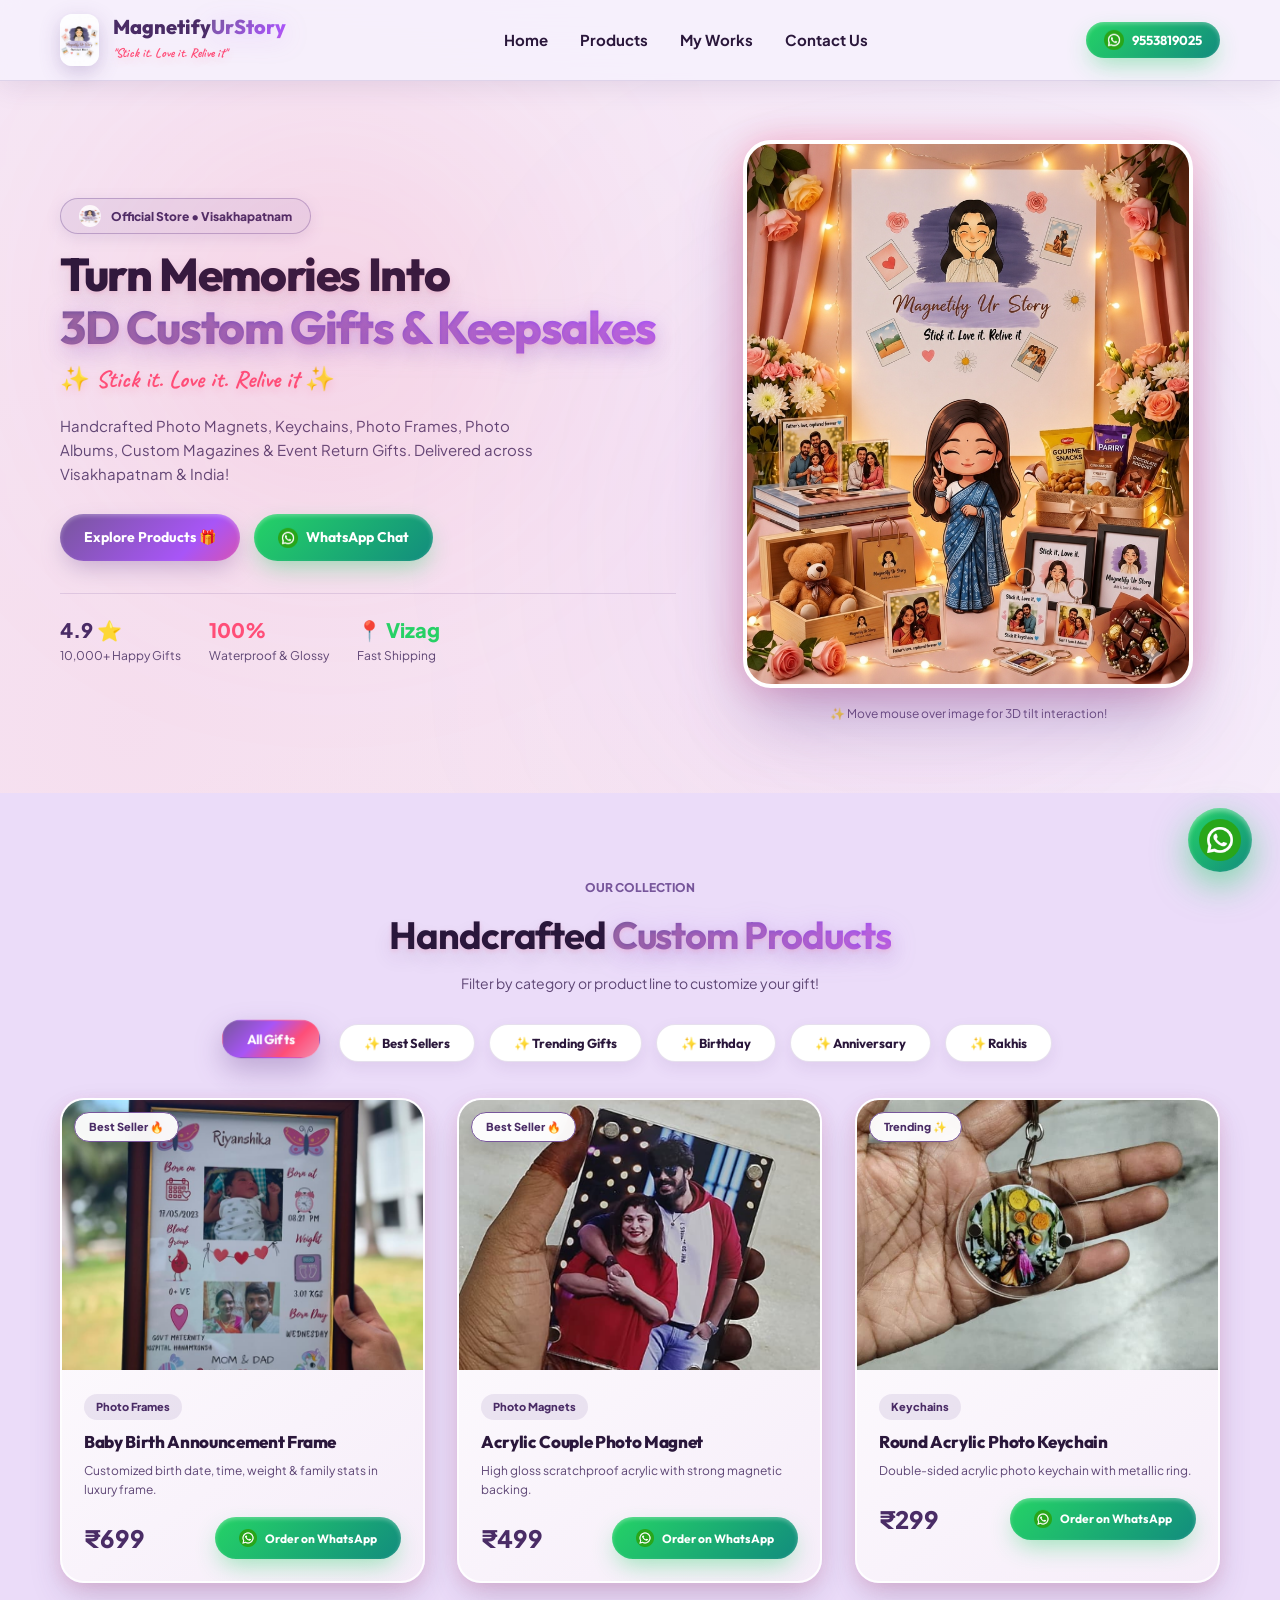
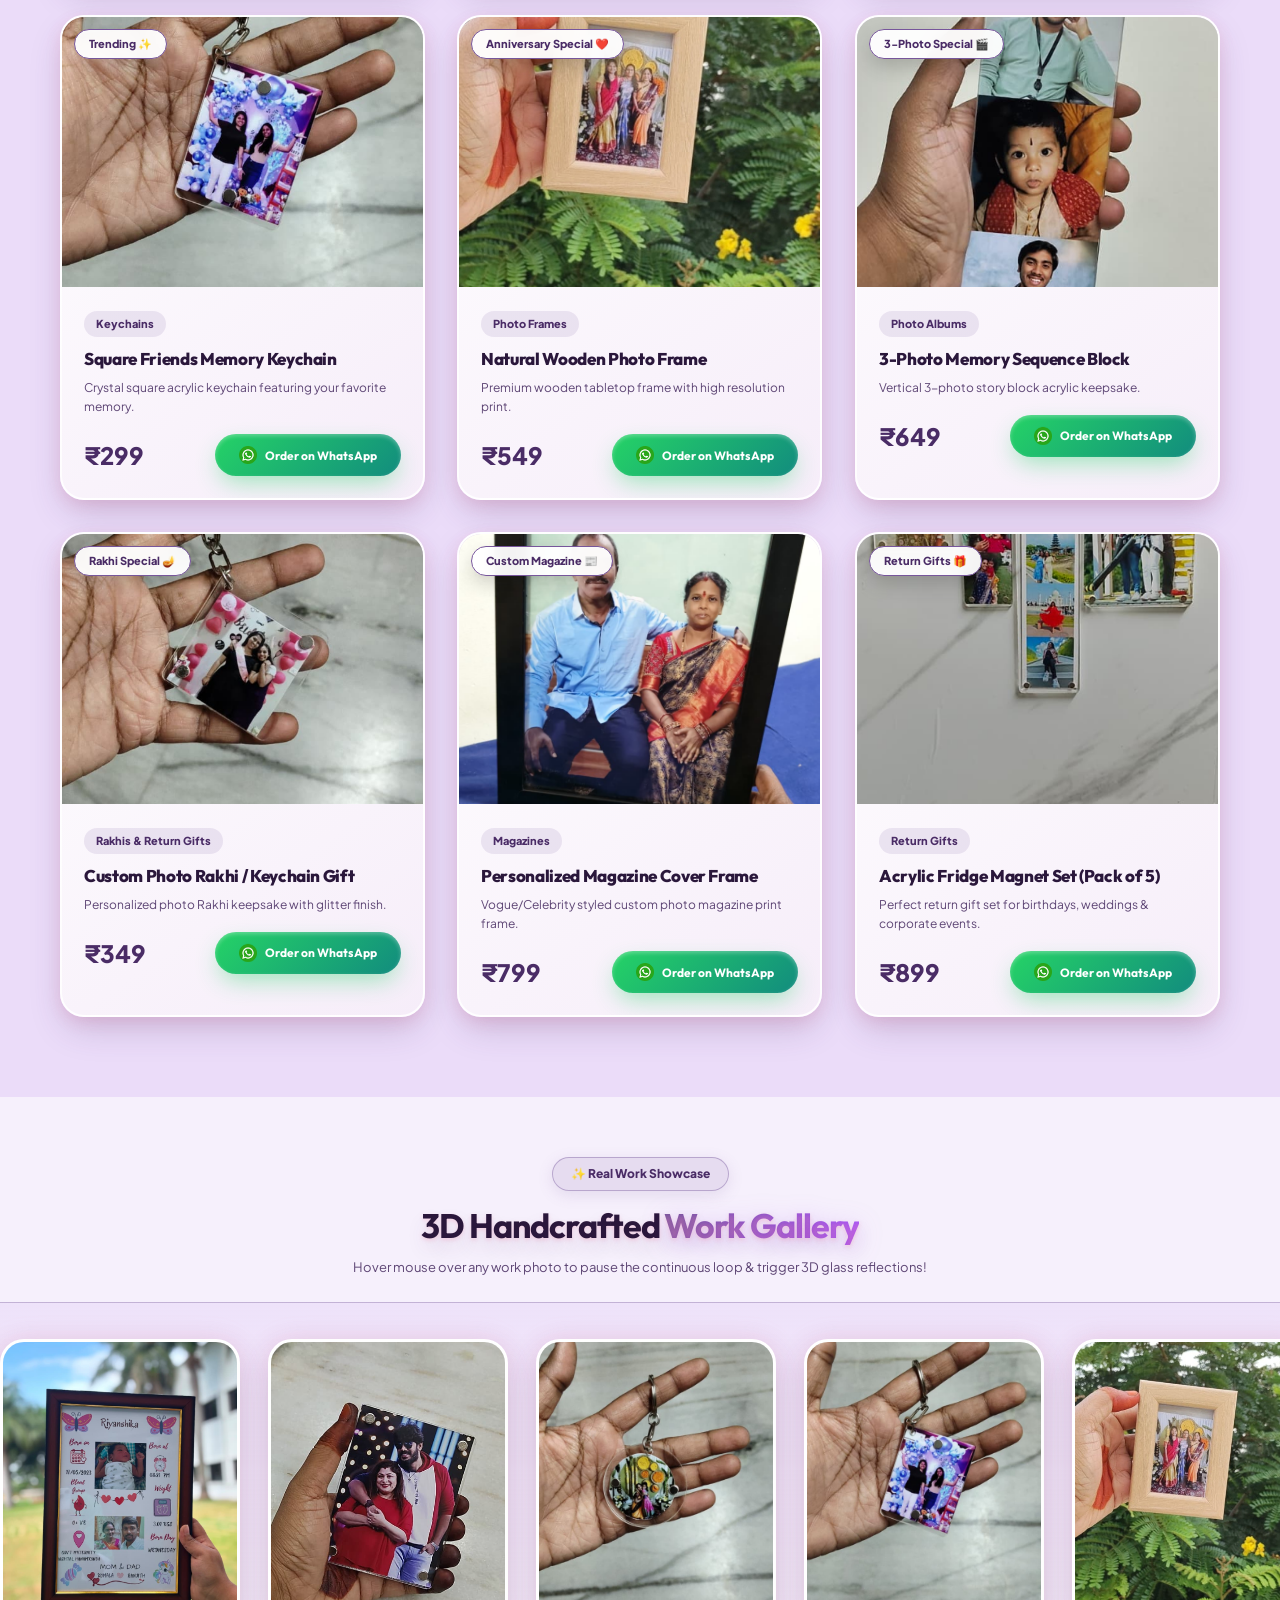
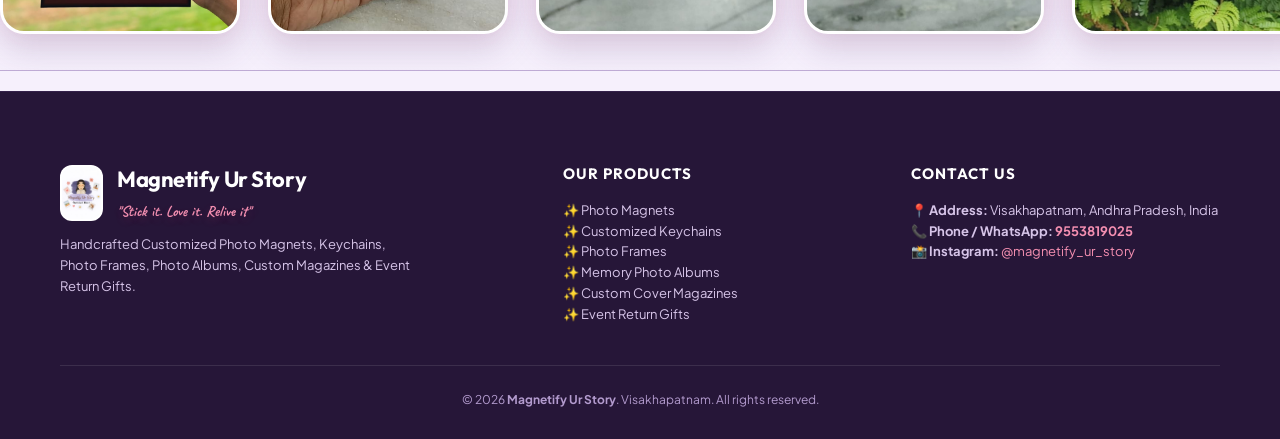
<file: index.html>
<!DOCTYPE html>
<html lang="en">
<head>
  <meta charset="UTF-8">
  <meta name="viewport" content="width=device-width, initial-scale=1.0">
  <title>Magnetify Ur Story | Stick it. Love it. Relive it</title>
  <meta name="description" content="Official website of Magnetify Ur Story (@magnetify_ur_story), Visakhapatnam. Custom photo magnets, keychains, photo frames, albums, magazines & return gifts. Contact: 9553819025!">
  
  <!-- CSS Stylesheet -->
  <link rel="stylesheet" href="./styles.css">
</head>
<body>

  <!-- Floating Authentic WhatsApp Button at Bottom Right with 3D Glow -->
  <a href="https://wa.me/919553819025?text=Hi%20Magnetify%20Ur%20Story,%20I%20want%20to%20order%20customized%20gifts!" 
     target="_blank" 
     rel="noopener" 
     class="floating-whatsapp" 
     title="Chat on WhatsApp">
    <img src="./whatsapp.png" alt="WhatsApp" style="width: 42px; height: 42px; object-fit: contain;">
  </a>

  <!-- Top Navigation Bar -->
  <nav class="navbar" id="navbar">
    <div class="container flex-between">
      
      <!-- Brand Logo -->
      <a href="#home" style="text-decoration: none; display: flex; align-items: center; gap: 14px;">
        <img src="./logo.png" alt="Magnetify Ur Story Logo" class="brand-logo-img">
        <div>
          <span style="font-family: var(--font-heading); font-weight: 800; font-size: 20px; color: var(--accent-purple-dark); display: block; line-height: 1.1;">
            Magnetify<span class="text-gradient">UrStory</span>
          </span>
          <span class="text-floating-script" style="font-size: 13px; margin-top: 2px;">
            "Stick it. Love it. Relive it"
          </span>
        </div>
      </a>

      <!-- Top Bar Navigation Links -->
      <ul class="nav-links">
        <li><a href="#home">Home</a></li>
        <li><a href="#products">Products</a></li>
        <li><a href="#works">My Works</a></li>
        <li><a href="#contact">Contact Us</a></li>
      </ul>

      <!-- Action Button -->
      <div style="display: flex; align-items: center; gap: 12px;">
        <a href="https://wa.me/919553819025?text=Hi%20Magnetify%20Ur%20Story!" target="_blank" rel="noopener" class="btn btn-whatsapp" style="padding: 8px 18px; font-size: 13px;">
          <img src="./whatsapp.png" alt="WhatsApp" style="width: 20px; height: 20px; object-fit: contain;">
          <span>9553819025</span>
        </a>
      </div>

    </div>
  </nav>

  <!-- Hero Section with 3D Depth & Floating Perspective -->
  <section id="home" style="padding: 140px 0 70px 0; position: relative; overflow: hidden;" class="perspective-container">
    
    <!-- Ambient 3D Glowing Orbs -->
    <div style="position: absolute; top: 15%; left: 10%; width: 400px; height: 400px; background: rgba(255, 78, 120, 0.12); filter: blur(130px); border-radius: 50%; pointer-events: none;"></div>
    <div style="position: absolute; top: 40%; right: 10%; width: 450px; height: 450px; background: rgba(168, 85, 247, 0.12); filter: blur(140px); border-radius: 50%; pointer-events: none;"></div>

    <div class="container">
      <div style="display: grid; grid-template-columns: 1.1fr 0.9fr; gap: 40px; align-items: center;" class="grid-2">
        
        <!-- Left Hero Copy -->
        <div style="space-y: 20px;">
          <div style="display: inline-flex; align-items: center; gap: 10px; padding: 6px 18px; border-radius: 99px; background: rgba(119,86,155,0.1); border: 1px solid var(--border-glow); color: var(--accent-purple-dark); font-size: 12px; font-weight: 800; box-shadow: 0 4px 15px rgba(119,86,155,0.15);">
            <img src="./logo.png" style="width: 22px; height: 22px; border-radius: 50%;">
            <span>Official Store • Visakhapatnam</span>
          </div>

          <h1 class="heading-3d" style="font-size: 46px; font-weight: 800; line-height: 1.15; color: var(--text-main); margin-top: 14px;">
            Turn Memories Into <br>
            <span class="text-gradient">3D Custom Gifts & Keepsakes</span>
          </h1>

          <p class="text-floating-script" style="margin-top: 6px;">
            ✨ Stick it. Love it. Relive it ✨
          </p>

          <p style="color: var(--text-muted); font-size: 15px; margin: 16px 0 28px 0; max-width: 480px;">
            Handcrafted Photo Magnets, Keychains, Photo Frames, Photo Albums, Custom Magazines & Event Return Gifts. Delivered across Visakhapatnam & India!
          </p>

          <div style="display: flex; gap: 14px; flex-wrap: wrap;">
            <a href="#products" class="btn btn-primary">
              <span>Explore Products 🎁</span>
            </a>

            <a href="https://wa.me/919553819025?text=Hi%20Magnetify%20Ur%20Story,%20I%20want%20to%20order%20customized%20gifts!" 
               target="_blank" class="btn btn-whatsapp">
              <img src="./whatsapp.png" alt="WhatsApp" style="width: 20px; height: 20px; object-fit: contain;">
              <span>WhatsApp Chat</span>
            </a>
          </div>

          <div style="margin-top: 32px; padding-top: 20px; border-top: 1px solid var(--border-light); display: flex; gap: 28px;">
            <div>
              <span style="font-size: 20px; font-weight: 800; color: var(--accent-purple-dark);">4.9 ⭐</span>
              <span style="display: block; font-size: 12px; color: var(--text-muted);">10,000+ Happy Gifts</span>
            </div>
            <div>
              <span style="font-size: 20px; font-weight: 800; color: var(--accent-rose);">100%</span>
              <span style="display: block; font-size: 12px; color: var(--text-muted);">Waterproof & Glossy</span>
            </div>
            <div>
              <span style="font-size: 20px; font-weight: 800; color: #25d366;">📍 Vizag</span>
              <span style="display: block; font-size: 12px; color: var(--text-muted);">Fast Shipping</span>
            </div>
          </div>

        </div>

        <!-- Right 3D Interactive Showcase Card -->
        <div style="text-align: center;">
          <div class="hero-3d-card-wrapper">
            <div class="hero-3d-card">
              <!-- New Uploaded Hero Image -->
              <img src="./hero.jpg" alt="Magnetify Ur Story Custom Gifts Showcase" class="hero-3d-img">
            </div>
          </div>
          <p style="margin-top: 16px; font-size: 12px; color: var(--text-muted);">
            ✨ Move mouse over image for 3D tilt interaction!
          </p>
        </div>

      </div>
    </div>
  </section>

  <!-- Products & Categories Section -->
  <section id="products" style="padding: 80px 0; background: var(--bg-secondary);" class="perspective-container">
    <div class="container">
      
      <div style="text-align: center; max-width: 600px; margin: 0 auto 30px auto;">
        <span style="color: var(--accent-purple); font-size: 12px; font-weight: 800; text-transform: uppercase;">Our Collection</span>
        <h2 class="heading-3d" style="font-size: 38px; margin-top: 6px;">Handcrafted <span class="text-gradient">Custom Products</span></h2>
        <p style="color: var(--text-muted); font-size: 14px; margin-top: 6px;">
          Filter by category or product line to customize your gift!
        </p>
      </div>

      <!-- Category Filter Pills -->
      <div class="category-pills">
        <button class="cat-pill active" onclick="filterCategory('All', this)">All Gifts</button>
        <button class="cat-pill" onclick="filterCategory('Best Sellers', this)">🔥 Best Sellers</button>
        <button class="cat-pill" onclick="filterCategory('Trending', this)">✨ Trending Gifts</button>
        <button class="cat-pill" onclick="filterCategory('Birthday', this)">🎂 Birthday</button>
        <button class="cat-pill" onclick="filterCategory('Anniversary', this)">❤️ Anniversary</button>
        <button class="cat-pill" onclick="filterCategory('Rakhis', this)">🪔 Rakhis</button>
      </div>

      <!-- Products Grid (Dynamically rendered with 3D Mouse Tilt) -->
      <div class="product-grid"></div>

    </div>
  </section>

  <!-- CONTINUOUS INFINITE 3D MARQUEE WORK LOOP (PLACED DIRECTLY ABOVE FOOTER) -->
  <section id="works" style="padding: 60px 0 20px 0; background: var(--bg-primary);">
    <div class="container" style="text-align: center; margin-bottom: 24px;">
      <div style="display: inline-flex; align-items: center; gap: 8px; padding: 6px 18px; border-radius: 99px; background: rgba(119,86,155,0.12); border: 1px solid var(--border-glow); color: var(--accent-purple-dark); font-size: 12px; font-weight: 800; box-shadow: 0 4px 15px rgba(119,86,155,0.15);">
        ✨ Real Work Showcase
      </div>
      <h2 class="heading-3d" style="font-size: 34px; margin-top: 8px;">
        3D Handcrafted <span class="text-gradient">Work Gallery</span>
      </h2>
      <p style="color: var(--text-muted); font-size: 13px; margin-top: 4px;">
        Hover mouse over any work photo to pause the continuous loop & trigger 3D glass reflections!
      </p>
    </div>

    <!-- SEAMLESS CONTINUOUS INFINITE 3D LOOP WITH GLOWING SHIMMER CARDS -->
    <div class="infinite-marquee-wrapper">
      
      <!-- Duplicate Set 1 -->
      <div class="infinite-marquee-content">
        <div class="marquee-photo-card"><img src="./mywork1.jpg" alt="Work Photo"></div>
        <div class="marquee-photo-card"><img src="./mywork2.jpg" alt="Work Photo"></div>
        <div class="marquee-photo-card"><img src="./mywork3.jpg" alt="Work Photo"></div>
        <div class="marquee-photo-card"><img src="./mywork4.jpg" alt="Work Photo"></div>
        <div class="marquee-photo-card"><img src="./mywork5.jpg" alt="Work Photo"></div>
        <div class="marquee-photo-card"><img src="./mywork6.jpg" alt="Work Photo"></div>
        <div class="marquee-photo-card"><img src="./mywork7.jpg" alt="Work Photo"></div>
        <div class="marquee-photo-card"><img src="./mywork8.jpg" alt="Work Photo"></div>
        <div class="marquee-photo-card"><img src="./mywork9.jpg" alt="Work Photo"></div>
      </div>

      <!-- Duplicate Set 2 (for 100% Seamless Infinite Looping) -->
      <div class="infinite-marquee-content" aria-hidden="true">
        <div class="marquee-photo-card"><img src="./mywork1.jpg" alt="Work Photo"></div>
        <div class="marquee-photo-card"><img src="./mywork2.jpg" alt="Work Photo"></div>
        <div class="marquee-photo-card"><img src="./mywork3.jpg" alt="Work Photo"></div>
        <div class="marquee-photo-card"><img src="./mywork4.jpg" alt="Work Photo"></div>
        <div class="marquee-photo-card"><img src="./mywork5.jpg" alt="Work Photo"></div>
        <div class="marquee-photo-card"><img src="./mywork6.jpg" alt="Work Photo"></div>
        <div class="marquee-photo-card"><img src="./mywork7.jpg" alt="Work Photo"></div>
        <div class="marquee-photo-card"><img src="./mywork8.jpg" alt="Work Photo"></div>
        <div class="marquee-photo-card"><img src="./mywork9.jpg" alt="Work Photo"></div>
      </div>

    </div>
  </section>

  <!-- Footer Section -->
  <footer id="contact" style="padding: 70px 0 30px 0; background: #261638; color: #f0e6fa; border-top: 1px solid var(--border-light);">
    <div class="container">
      
      <div style="display: grid; grid-template-columns: 1.5fr 1fr 1fr; gap: 40px; margin-bottom: 40px;" class="grid-2">
        
        <!-- Col 1: Brand & Logo -->
        <div style="space-y: 16px;">
          <div style="display: flex; align-items: center; gap: 14px;">
            <img src="./logo.png" alt="Logo" style="height: 56px; border-radius: 12px; background: white; padding: 2px;">
            <div>
              <h3 style="font-size: 22px; color: white;">Magnetify Ur Story</h3>
              <p class="text-floating-script" style="font-size: 15px; color: var(--accent-pink);">"Stick it. Love it. Relive it"</p>
            </div>
          </div>
          <p style="font-size: 13px; color: #d6c4e8; max-width: 360px; margin-top: 10px;">
            Handcrafted Customized Photo Magnets, Keychains, Photo Frames, Photo Albums, Custom Magazines & Event Return Gifts.
          </p>
        </div>

        <!-- Col 2: Product Lines -->
        <div>
          <h4 style="font-size: 15px; color: white; margin-bottom: 14px; text-transform: uppercase; letter-spacing: 1px;">Our Products</h4>
          <ul style="list-style: none; space-y: 8px; font-size: 13px; color: #d6c4e8;">
            <li>✨ Photo Magnets</li>
            <li>✨ Customized Keychains</li>
            <li>✨ Photo Frames</li>
            <li>✨ Memory Photo Albums</li>
            <li>✨ Custom Cover Magazines</li>
            <li>✨ Event Return Gifts</li>
          </ul>
        </div>

        <!-- Col 3: Contact Info & Address -->
        <div>
          <h4 style="font-size: 15px; color: white; margin-bottom: 14px; text-transform: uppercase; letter-spacing: 1px;">Contact Us</h4>
          <div style="space-y: 10px; font-size: 13px; color: #d6c4e8;">
            <p><strong>📍 Address:</strong> Visakhapatnam, Andhra Pradesh, India</p>
            <p><strong>📞 Phone / WhatsApp:</strong> <a href="https://wa.me/919553819025" target="_blank" style="color: var(--accent-pink); font-weight: 700; text-decoration: none;">9553819025</a></p>
            <p><strong>📸 Instagram:</strong> <a href="https://www.instagram.com/magnetify_ur_story/" target="_blank" style="color: var(--accent-pink); text-decoration: none;">@magnetify_ur_story</a></p>
          </div>
        </div>

      </div>

      <!-- Copyright Bottom Bar -->
      <div style="padding-top: 24px; border-top: 1px solid rgba(255,255,255,0.1); text-align: center; font-size: 12px; color: #b39bce;">
        © <script>document.write(new Date().getFullYear())</script> <strong>Magnetify Ur Story</strong>. Visakhapatnam. All rights reserved.
      </div>

    </div>
  </footer>

  <!-- ORDER DETAILS MODAL WITH 3D POP -->
  <div class="modal-backdrop" id="orderModal">
    <div class="modal-card">
      
      <div style="display: flex; align-items: center; justify-content: space-between; margin-bottom: 20px;">
        <h3 style="font-size: 20px; color: var(--accent-purple-dark); font-weight: 800;">Order Details Confirmation 📦</h3>
        <button onclick="closeModal()" style="background: none; border: none; color: var(--text-muted); font-size: 24px; cursor: pointer;">&times;</button>
      </div>

      <form onsubmit="handleOrderSubmit(event)">
        
        <div style="padding: 16px; background: rgba(119,86,155,0.08); border-radius: 12px; margin-bottom: 20px; border: 1px solid var(--border-light);">
          <div style="display: flex; justify-content: space-between; font-size: 13px; color: var(--text-muted); margin-bottom: 4px;">
            <span>Selected Product:</span>
            <span style="color: var(--accent-purple-dark); font-weight: 800;" id="modalSelectedProduct">Custom Photo Gift</span>
          </div>
          <div style="display: flex; justify-content: space-between; font-size: 16px; color: var(--text-main); font-weight: 800;">
            <span>Total Price:</span>
            <span style="color: #25d366;" id="modalTotalPrice">₹499</span>
          </div>
        </div>

        <div class="form-group">
          <label class="form-label">Full Name *</label>
          <input type="text" id="custName" class="form-input" placeholder="e.g. Priya Sharma" required>
        </div>

        <div class="form-group">
          <label class="form-label">WhatsApp Number *</label>
          <input type="tel" id="custPhone" class="form-input" placeholder="e.g. 9553819025" required>
        </div>

        <div class="form-group">
          <label class="form-label">Delivery Address / City</label>
          <textarea id="custAddress" class="form-input" rows="2" placeholder="e.g. Visakhapatnam"></textarea>
        </div>

        <button type="submit" class="btn btn-whatsapp" style="width: 100%; justify-content: center; padding: 14px; font-size: 15px;">
          <img src="./whatsapp.png" alt="WhatsApp" style="width: 22px; height: 22px; object-fit: contain;">
          <span>OK — Send Order to WhatsApp (9553819025) 🚀</span>
        </button>

      </form>
    </div>
  </div>

  <!-- Toast Notification -->
  <div class="toast" id="toast">Order details saved!</div>

  <!-- JavaScript -->
  <script src="./script.js"></script>

</body>
</html>
</file>
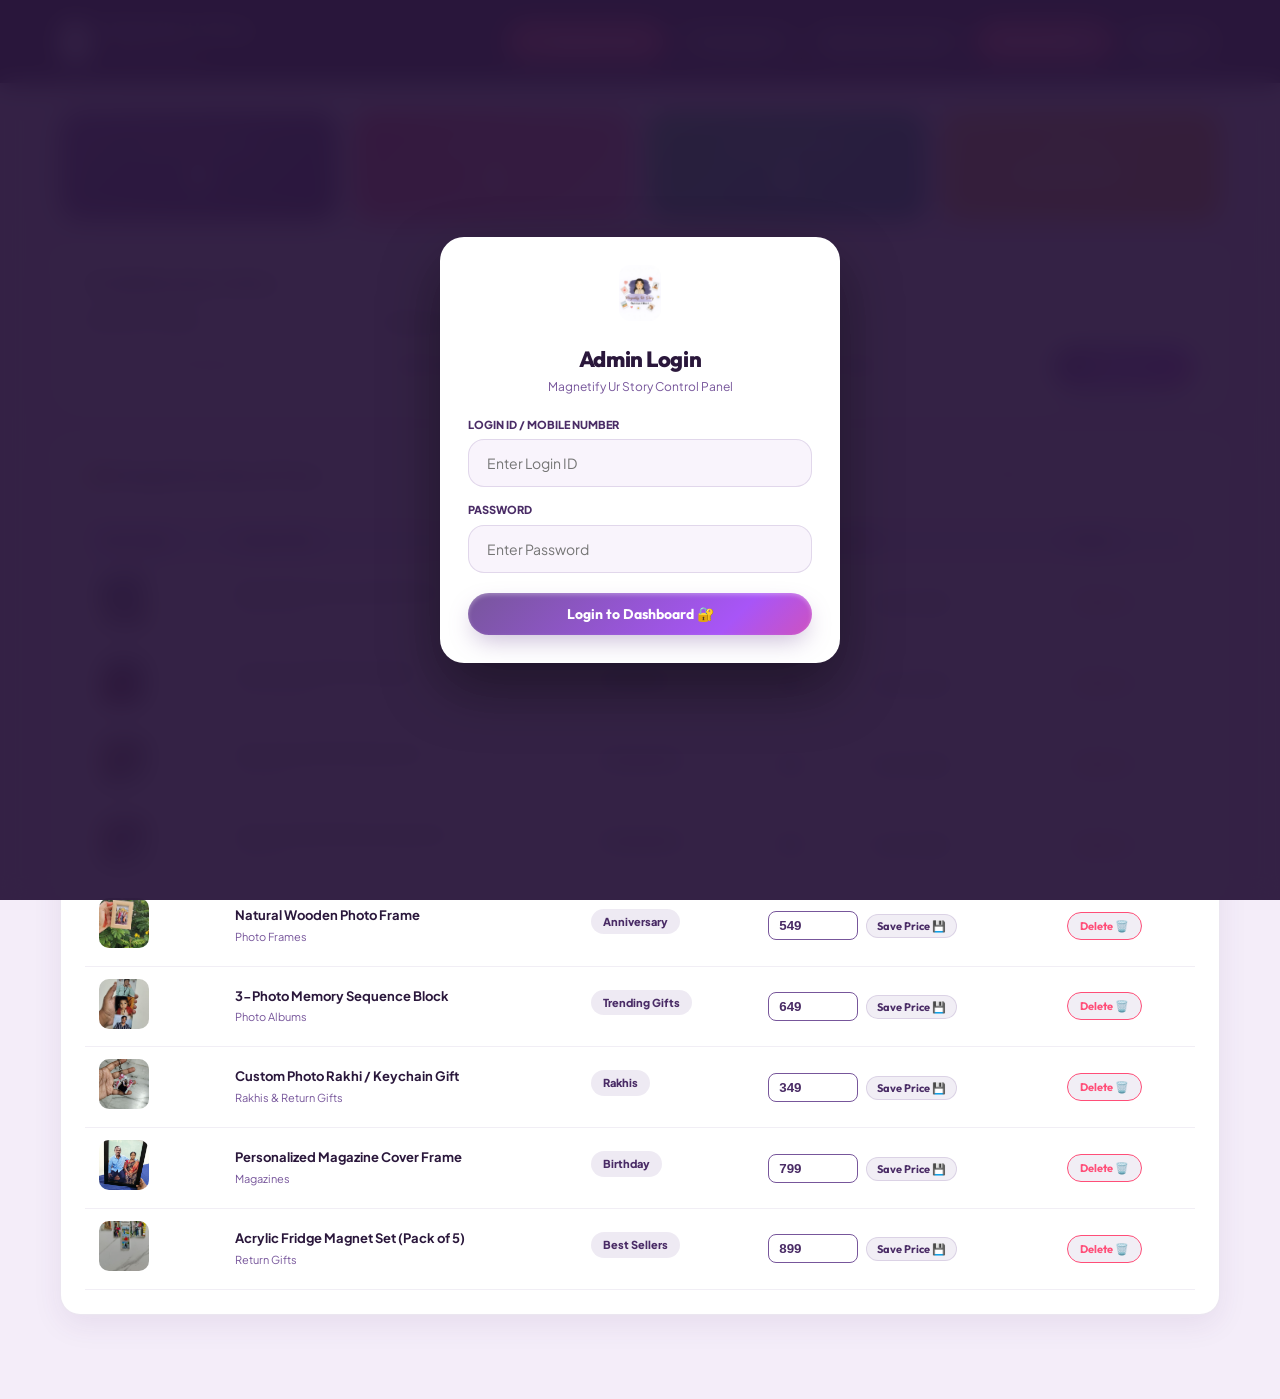
<file: admin.html>
<!DOCTYPE html>
<html lang="en">
<head>
  <meta charset="UTF-8">
  <meta name="viewport" content="width=device-width, initial-scale=1.0">
  <title>Admin Dashboard | Magnetify Ur Story</title>
  <link rel="stylesheet" href="./styles.css">
  <style>
    .admin-body {
      background: #f4edf9;
      min-height: 100vh;
    }
    .admin-nav {
      background: #2a173b;
      color: white;
      padding: 16px 0;
      box-shadow: 0 4px 20px rgba(42, 23, 59, 0.2);
    }
    .admin-card {
      background: #ffffff;
      border-radius: 20px;
      padding: 24px;
      border: 1px solid rgba(119, 86, 155, 0.15);
      box-shadow: 0 10px 30px rgba(74, 44, 102, 0.08);
      margin-bottom: 24px;
    }
    .admin-table {
      width: 100%;
      border-collapse: collapse;
      margin-top: 16px;
      font-size: 13px;
      min-width: 600px;
    }
    .admin-table th {
      background: #ebdcf9;
      color: #4a2c66;
      padding: 12px 14px;
      text-align: left;
      font-weight: 800;
    }
    .admin-table td {
      padding: 12px 14px;
      border-bottom: 1px solid rgba(119, 86, 155, 0.1);
      color: #2a173b;
    }
    .admin-table tr:hover {
      background: #fcf8ff;
    }
    .price-input-small {
      width: 90px;
      padding: 6px 10px;
      border-radius: 8px;
      border: 1px solid #77569b;
      font-weight: 800;
      color: #4a2c66;
    }
    .tab-btn {
      padding: 10px 20px;
      border-radius: 99px;
      background: rgba(255, 255, 255, 0.15);
      color: white;
      border: none;
      font-family: var(--font-heading);
      font-weight: 700;
      font-size: 13px;
      cursor: pointer;
      transition: all 0.2s;
    }
    .tab-btn.active, .tab-btn:hover {
      background: #ff4e78;
      color: white;
    }
    .table-responsive {
      width: 100%;
      overflow-x: auto;
      -webkit-overflow-scrolling: touch;
    }
  </style>
</head>
<body class="admin-body">

  <!-- ADMIN LOGIN OVERLAY -->
  <div id="adminLoginScreen" style="position: fixed; inset: 0; background: rgba(42, 23, 59, 0.95); backdrop-filter: blur(12px); z-index: 999; display: flex; align-items: center; justify-content: center; padding: 20px;">
    <div style="background: white; border-radius: 24px; padding: 28px; max-width: 400px; width: 100%; text-align: center; box-shadow: 0 25px 60px rgba(0,0,0,0.4);">
      
      <img src="./logo.png" alt="Logo" style="height: 56px; border-radius: 12px; margin-bottom: 14px;">
      <h2 style="font-size: 22px; color: #2a173b; font-weight: 800;">Admin Login</h2>
      <p style="font-size: 12px; color: #77569b; margin-bottom: 20px;">Magnetify Ur Story Control Panel</p>

      <form onsubmit="handleAdminLogin(event)" autocomplete="off">
        <div style="margin-bottom: 14px; text-align: left;">
          <label style="font-size: 11px; font-weight: 800; text-transform: uppercase; color: #4a2c66; display: block; margin-bottom: 6px;">Login ID / Mobile Number</label>
          <input type="text" id="adminUser" class="form-input" value="" placeholder="Enter Login ID" required style="background: #f9f4fc;" autocomplete="off">
        </div>

        <div style="margin-bottom: 20px; text-align: left;">
          <label style="font-size: 11px; font-weight: 800; text-transform: uppercase; color: #4a2c66; display: block; margin-bottom: 6px;">Password</label>
          <input type="password" id="adminPass" class="form-input" value="" placeholder="Enter Password" required style="background: #f9f4fc;" autocomplete="off">
        </div>

        <button type="submit" class="btn btn-primary" style="width: 100%; justify-content: center; padding: 12px; font-size: 14px;">
          Login to Dashboard 🔐
        </button>
      </form>
    </div>
  </div>

  <!-- ADMIN NAVBAR -->
  <nav class="admin-nav">
    <div class="container flex-between" style="flex-wrap: wrap; gap: 14px;">
      <div style="display: flex; align-items: center; gap: 12px;">
        <img src="./logo.png" alt="Logo" style="height: 40px; border-radius: 10px; background: white; padding: 2px;">
        <div>
          <span style="font-size: 16px; font-weight: 800; color: white; display: block;">Magnetify Ur Story</span>
          <span style="font-size: 10px; color: #f48fb1; font-weight: 700;">ADMIN DASHBOARD</span>
        </div>
      </div>

      <!-- Navigation Tabs (Mobile Responsive) -->
      <div class="admin-nav-tabs" style="display: flex; gap: 8px; flex-wrap: wrap;">
        <button onclick="switchAdminTab('productsTab', this)" class="tab-btn active">📦 Products & Prices</button>
        <button onclick="switchAdminTab('categoriesTab', this)" class="tab-btn">🏷️ Categories</button>
        <button onclick="switchAdminTab('ordersTab', this)" class="tab-btn">📋 Customer Orders</button>
        <a href="./index.html" class="tab-btn" style="background: #ff4e78; text-decoration: none;">View Live Site 🌐</a>
        <button onclick="adminLogout()" class="tab-btn" style="background: rgba(255,255,255,0.2);">Logout 🚪</button>
      </div>
    </div>
  </nav>

  <!-- DASHBOARD CONTENT -->
  <div class="container" style="padding-top: 28px; padding-bottom: 60px;">
    
    <!-- STATS BANNER (MOBILE 2-COLUMN RESPONSIVE) -->
    <div class="admin-stats-grid" style="display: grid; grid-template-columns: repeat(4, 1fr); gap: 16px; margin-bottom: 24px;">
      <div class="admin-card" style="margin-bottom: 0; text-align: center; background: linear-gradient(135deg, #77569b, #4a2c66); color: white; padding: 18px;">
        <span style="font-size: 11px; font-weight: 700; opacity: 0.8; text-transform: uppercase;">Active Products</span>
        <h3 style="font-size: 28px; color: white; font-weight: 800;" id="statTotalProducts">0</h3>
      </div>
      <div class="admin-card" style="margin-bottom: 0; text-align: center; background: linear-gradient(135deg, #ff4e78, #f48fb1); color: white; padding: 18px;">
        <span style="font-size: 11px; font-weight: 700; opacity: 0.8; text-transform: uppercase;">Total Categories</span>
        <h3 style="font-size: 28px; color: white; font-weight: 800;" id="statTotalCategories">0</h3>
      </div>
      <div class="admin-card" style="margin-bottom: 0; text-align: center; background: linear-gradient(135deg, #25d366, #128c7e); color: white; padding: 18px;">
        <span style="font-size: 11px; font-weight: 700; opacity: 0.8; text-transform: uppercase;">Customer Orders</span>
        <h3 style="font-size: 28px; color: white; font-weight: 800;" id="statTotalOrders">0</h3>
      </div>
      <div class="admin-card" style="margin-bottom: 0; text-align: center; background: linear-gradient(135deg, #ffb74d, #ffa726); color: white; padding: 18px;">
        <span style="font-size: 11px; font-weight: 700; opacity: 0.8; text-transform: uppercase;">Store Status</span>
        <h3 style="font-size: 16px; color: white; font-weight: 800; margin-top: 6px;">LIVE & READY ✨</h3>
      </div>
    </div>

    <!-- TAB 1: PRODUCTS & PRICES MANAGEMENT -->
    <div id="productsTab" class="admin-tab-content">
      
      <!-- ADD NEW PRODUCT CARD (MOBILE 1-COLUMN RESPONSIVE) -->
      <div class="admin-card">
        <h3 style="font-size: 17px; color: #2a173b; margin-bottom: 14px;">➕ Add New Item to Store</h3>
        
        <form onsubmit="addNewProduct(event)" class="admin-add-form" style="display: grid; grid-template-columns: 2fr 1.5fr 1fr 2fr 1fr; gap: 12px; align-items: end;">
          <div>
            <label class="form-label">Product Name *</label>
            <input type="text" id="newProdName" class="form-input" placeholder="e.g. Polaroid Magnet Pack" required style="background: #fdfafe;">
          </div>
          <div>
            <label class="form-label">Category *</label>
            <select id="newProdCategory" class="form-input" required style="background: #fdfafe; padding: 12px;">
              <!-- Dynamic Categories -->
            </select>
          </div>
          <div>
            <label class="form-label">Price (₹) *</label>
            <input type="number" id="newProdPrice" class="form-input" placeholder="499" required style="background: #fdfafe;">
          </div>
          <div>
            <label class="form-label">Image Path</label>
            <input type="text" id="newProdImg" class="form-input" value="./mywork2.jpg" placeholder="./mywork2.jpg" style="background: #fdfafe;">
          </div>
          <div>
            <button type="submit" class="btn btn-primary" style="width: 100%; justify-content: center; padding: 12px;">
              Add Item 🚀
            </button>
          </div>
        </form>
      </div>

      <!-- PRODUCT LIST TABLE (SCROLLABLE ON MOBILE) -->
      <div class="admin-card">
        <div style="display: flex; align-items: center; justify-content: space-between; margin-bottom: 14px; flex-wrap: wrap; gap: 8px;">
          <h3 style="font-size: 17px; color: #2a173b;">📦 Manage Store Items & Prices</h3>
          <span style="font-size: 11px; color: #77569b; font-weight: 700;">* Edit price directly and click Save Price!</span>
        </div>

        <div class="table-responsive">
          <table class="admin-table">
            <thead>
              <tr>
                <th>Item Image</th>
                <th>Product Title</th>
                <th>Category</th>
                <th>Current Cost (₹)</th>
                <th>Actions</th>
              </tr>
            </thead>
            <tbody id="adminProductsTable">
              <!-- Dynamic Products Rows -->
            </tbody>
          </table>
        </div>
      </div>

    </div>

    <!-- TAB 2: CATEGORIES MANAGEMENT -->
    <div id="categoriesTab" class="admin-tab-content" style="display: none;">
      
      <div class="admin-card">
        <h3 style="font-size: 17px; color: #2a173b; margin-bottom: 14px;">🏷️ Add New Store Category</h3>
        
        <form onsubmit="addNewCategory(event)" style="display: flex; gap: 12px; flex-wrap: wrap;">
          <input type="text" id="newCatName" class="form-input" placeholder="e.g. Rakhis, Best Sellers, Birthday" required style="background: #fdfafe; flex: 1; min-width: 200px;">
          <button type="submit" class="btn btn-primary" style="white-space: nowrap;">
            Add Category 🏷️
          </button>
        </form>
      </div>

      <div class="admin-card">
        <h3 style="font-size: 17px; color: #2a173b; margin-bottom: 14px;">Active Product Categories</h3>
        <div id="adminCategoriesList" style="display: flex; gap: 10px; flex-wrap: wrap;">
          <!-- Dynamic Category Pills -->
        </div>
      </div>

    </div>

    <!-- TAB 3: CUSTOMER ORDERS LOG -->
    <div id="ordersTab" class="admin-tab-content" style="display: none;">
      
      <div class="admin-card">
        <div style="display: flex; align-items: center; justify-content: space-between; margin-bottom: 14px; flex-wrap: wrap; gap: 8px;">
          <h3 style="font-size: 17px; color: #2a173b;">📋 Customer WhatsApp / Store Orders Log</h3>
          <button onclick="clearOrdersLog()" class="btn btn-secondary" style="font-size: 11px;">Clear Orders History 🗑️</button>
        </div>

        <div class="table-responsive">
          <table class="admin-table">
            <thead>
              <tr>
                <th>Timestamp</th>
                <th>Customer Name</th>
                <th>WhatsApp Number</th>
                <th>Item Ordered</th>
                <th>Total Cost</th>
                <th>Delivery City/Address</th>
              </tr>
            </thead>
            <tbody id="adminOrdersTable">
              <!-- Dynamic Orders Rows -->
            </tbody>
          </table>
        </div>
      </div>

    </div>

  </div>

  <!-- TOAST -->
  <div class="toast" id="adminToast">Action completed!</div>

  <script src="./admin-script.js"></script>
</body>
</html>
</file>
<file: styles.css>
@import url('https://fonts.googleapis.com/css2?family=Outfit:wght@300;400;500;600;700;800&family=Plus+Jakarta+Sans:wght@300;400;500;600;700;800&family=Caveat:wght@600;700&display=swap');

:root {
  /* Logo Inspired Color Palette */
  --bg-primary: #f6f0fc;
  --bg-secondary: #ebdcf9;
  --bg-card: rgba(255, 255, 255, 0.92);
  --bg-card-hover: #ffffff;
  
  --accent-purple: #77569b;
  --accent-purple-dark: #4a2c66;
  --accent-pink: #f48fb1;
  --accent-rose: #ff4e78;
  --accent-gold: #ffb74d;
  --accent-emerald: #25d366;
  
  --gradient-brand: linear-gradient(135deg, #77569b 0%, #a855f7 40%, #ff4e78 70%, #f48fb1 100%);
  --gradient-gold: linear-gradient(135deg, #ffe082 0%, #ffb74d 50%, #ffa726 100%);
  --gradient-whatsapp: linear-gradient(135deg, #25d366 0%, #128c7e 100%);
  --gradient-3d-card: linear-gradient(145deg, #ffffff 0%, #f6edf9 100%);
  
  --text-main: #2a173b;
  --text-muted: #5e4675;
  --text-dim: #8b73a3;
  
  --border-light: rgba(119, 86, 155, 0.18);
  --border-glow: rgba(119, 86, 155, 0.4);
  
  --font-heading: 'Outfit', sans-serif;
  --font-body: 'Plus Jakarta Sans', sans-serif;
  --font-script: 'Caveat', cursive;
  
  --radius-sm: 8px;
  --radius-md: 16px;
  --radius-lg: 24px;
  --radius-full: 9999px;
  
  --shadow-3d-soft: 0 15px 35px -5px rgba(74, 44, 102, 0.22), 0 5px 15px rgba(244, 143, 177, 0.25);
  --shadow-3d-deep: 0 35px 70px -10px rgba(119, 86, 155, 0.45), 0 0 35px rgba(255, 78, 120, 0.35);
  --shadow-glow: 0 12px 30px -5px rgba(119, 86, 155, 0.4);
}

* {
  box-sizing: border-box;
  margin: 0;
  padding: 0;
}

html {
  scroll-behavior: smooth;
}

body {
  background-color: var(--bg-primary);
  background-image: radial-gradient(circle at 10% 20%, rgba(244, 143, 177, 0.18) 0%, transparent 45%),
                    radial-gradient(circle at 90% 80%, rgba(168, 85, 247, 0.18) 0%, transparent 45%),
                    radial-gradient(circle at 50% 50%, rgba(255, 183, 77, 0.08) 0%, transparent 60%);
  color: var(--text-main);
  font-family: var(--font-body);
  line-height: 1.6;
  overflow-x: hidden;
  -webkit-font-smoothing: antialiased;
}

h1, h2, h3, h4, h5, h6 {
  font-family: var(--font-heading);
  font-weight: 700;
  letter-spacing: -0.02em;
  color: var(--text-main);
}

/* 3D TEXT & TYPOGRAPHY ANIMATED EFFECTS */
.text-gradient {
  background: var(--gradient-brand);
  background-size: 250% auto;
  -webkit-background-clip: text;
  -webkit-text-fill-color: transparent;
  animation: textGradientShimmer 5s ease infinite alternate;
  filter: drop-shadow(0 4px 12px rgba(168, 85, 247, 0.25));
}

@keyframes textGradientShimmer {
  0% { background-position: 0% 50%; }
  100% { background-position: 100% 50%; }
}

.text-floating-script {
  font-family: var(--font-script);
  font-size: 24px;
  color: var(--accent-rose);
  font-weight: 700;
  display: inline-block;
  animation: floatText 3s ease-in-out infinite;
  text-shadow: 0 4px 10px rgba(255, 78, 120, 0.2);
}

@keyframes floatText {
  0%, 100% { transform: translateY(0) rotate(0deg); }
  50% { transform: translateY(-6px) rotate(-1deg); }
}

.heading-3d {
  text-shadow: 0 10px 20px rgba(74, 44, 102, 0.12), 0 2px 4px rgba(244, 143, 177, 0.3);
  letter-spacing: -0.03em;
}

/* 3D PERSPECTIVE CONTAINER UTILITIES */
.perspective-container {
  perspective: 1200px;
  transform-style: preserve-3d;
}

/* 3D Interactive Buttons */
.btn {
  display: inline-flex;
  align-items: center;
  gap: 8px;
  font-family: var(--font-heading);
  font-weight: 700;
  font-size: 14px;
  padding: 12px 24px;
  border-radius: var(--radius-full);
  border: none;
  cursor: pointer;
  text-decoration: none;
  transition: all 0.3s cubic-bezier(0.34, 1.56, 0.64, 1);
  transform-style: preserve-3d;
}

.btn-primary {
  background: var(--gradient-brand);
  background-size: 200% auto;
  color: white;
  box-shadow: 0 10px 25px -5px rgba(119, 86, 155, 0.4), inset 0 2px 4px rgba(255, 255, 255, 0.3);
}
.btn-primary:hover {
  transform: translateY(-4px) translateZ(15px) scale(1.04);
  box-shadow: 0 18px 35px -5px rgba(119, 86, 155, 0.6), inset 0 2px 4px rgba(255, 255, 255, 0.4);
  background-position: right center;
}

.btn-whatsapp {
  background: var(--gradient-whatsapp);
  color: white;
  box-shadow: 0 10px 25px -5px rgba(37, 211, 102, 0.45), inset 0 2px 4px rgba(255, 255, 255, 0.3);
}
.btn-whatsapp:hover {
  transform: translateY(-4px) translateZ(15px) scale(1.04);
  box-shadow: 0 18px 35px -5px rgba(37, 211, 102, 0.65);
}

.btn-secondary {
  background: rgba(119, 86, 155, 0.1);
  color: var(--accent-purple-dark);
  border: 1px solid var(--border-light);
}
.btn-secondary:hover {
  background: rgba(119, 86, 155, 0.18);
  transform: translateY(-3px) translateZ(10px);
}

/* Navbar */
.navbar {
  position: fixed;
  top: 0;
  left: 0;
  right: 0;
  z-index: 100;
  padding: 14px 0;
  background: rgba(246, 240, 252, 0.92);
  backdrop-filter: blur(16px);
  -webkit-backdrop-filter: blur(16px);
  border-bottom: 1px solid var(--border-light);
  box-shadow: 0 6px 25px rgba(74, 44, 102, 0.1);
}

.brand-logo-img {
  height: 52px;
  width: auto;
  border-radius: 12px;
  object-fit: contain;
  box-shadow: 0 6px 20px rgba(119, 86, 155, 0.3);
  transition: transform 0.4s cubic-bezier(0.34, 1.56, 0.64, 1);
}
.brand-logo-img:hover {
  transform: scale(1.1) rotate(3deg);
}

.container {
  max-width: 1200px;
  margin: 0 auto;
  padding: 0 20px;
}

.flex-between {
  display: flex;
  align-items: center;
  justify-content: space-between;
}

.nav-links {
  display: flex;
  align-items: center;
  gap: 32px;
  list-style: none;
}
.nav-links a {
  color: var(--text-main);
  text-decoration: none;
  font-size: 15px;
  font-weight: 700;
  transition: all 0.2s ease;
  display: inline-block;
}
.nav-links a:hover {
  color: var(--accent-rose);
  transform: translateY(-2px);
}

/* Floating WhatsApp Button */
.floating-whatsapp {
  position: fixed;
  bottom: 28px;
  right: 28px;
  z-index: 250;
  width: 64px;
  height: 64px;
  border-radius: 50%;
  background: linear-gradient(135deg, #25d366 0%, #128c7e 100%);
  color: white;
  display: flex;
  align-items: center;
  justify-content: center;
  box-shadow: 0 12px 35px rgba(37, 211, 102, 0.55), inset 0 3px 5px rgba(255, 255, 255, 0.4);
  text-decoration: none;
  transition: all 0.3s cubic-bezier(0.34, 1.56, 0.64, 1);
  animation: pulseWhatsapp 2.5s infinite;
}
.floating-whatsapp:hover {
  transform: scale(1.15) rotate(6deg);
  box-shadow: 0 18px 45px rgba(37, 211, 102, 0.75);
}
@keyframes pulseWhatsapp {
  0%, 100% { box-shadow: 0 0 0 0 rgba(37, 211, 102, 0.6); }
  50% { box-shadow: 0 0 0 16px rgba(37, 211, 102, 0); }
}

/* Category Filter Pills */
.category-pills {
  display: flex;
  align-items: center;
  justify-content: center;
  gap: 14px;
  flex-wrap: wrap;
  margin-bottom: 36px;
  perspective: 1000px;
}
.cat-pill {
  padding: 10px 24px;
  border-radius: var(--radius-full);
  background: #ffffff;
  border: 1px solid var(--border-light);
  color: var(--text-main);
  font-family: var(--font-heading);
  font-weight: 700;
  font-size: 13px;
  cursor: pointer;
  transition: all 0.3s cubic-bezier(0.34, 1.56, 0.64, 1);
  box-shadow: 0 6px 16px rgba(74, 44, 102, 0.08);
  transform-style: preserve-3d;
}
.cat-pill:hover, .cat-pill.active {
  background: var(--gradient-brand);
  color: white;
  border-color: transparent;
  box-shadow: 0 12px 28px rgba(119, 86, 155, 0.4);
  transform: translateY(-4px) translateZ(15px);
}

/* PRODUCT CARDS ENHANCED WITH DYNAMIC DUAL 3D SHADOW & SPOTLIGHT EFFECTS */
.product-grid {
  display: grid;
  grid-template-columns: repeat(auto-fit, minmax(280px, 1fr));
  gap: 32px;
  perspective: 1200px;
}

.product-card {
  border-radius: var(--radius-lg);
  overflow: hidden;
  border: 2px solid rgba(255, 255, 255, 0.9);
  background: var(--gradient-3d-card);
  transition: transform 0.3s ease-out, box-shadow 0.3s ease-out, border-color 0.3s ease;
  box-shadow: var(--shadow-3d-soft);
  transform-style: preserve-3d;
  position: relative;
  will-change: transform, box-shadow;
}

/* Cursor Spotlight Follow Light Layer */
.product-card::before {
  content: '';
  position: absolute;
  inset: 0;
  background: radial-gradient(circle at var(--mouse-x, 50%) var(--mouse-y, 50%), rgba(255, 255, 255, 0.6) 0%, rgba(255, 255, 255, 0.1) 50%, transparent 80%);
  opacity: 0;
  transition: opacity 0.3s ease;
  pointer-events: none;
  z-index: 5;
}

.product-card:hover::before {
  opacity: 1;
}

.product-card:hover {
  border-color: var(--accent-rose);
  box-shadow: var(--shadow-3d-deep);
}

.product-img-box {
  position: relative;
  height: 270px;
  overflow: hidden;
  background: #f0e6fa;
  transform-style: preserve-3d;
  box-shadow: inset 0 0 25px rgba(42, 23, 59, 0.15);
}

.product-img-box img {
  width: 100%;
  height: 100%;
  object-fit: cover;
  transition: transform 0.5s cubic-bezier(0.25, 1, 0.5, 1), filter 0.5s ease;
  filter: drop-shadow(0 10px 15px rgba(0,0,0,0.15));
}

.product-card:hover .product-img-box img {
  transform: scale(1.12) translateZ(35px);
  filter: drop-shadow(0 20px 25px rgba(74, 44, 102, 0.3));
}

.product-badge {
  position: absolute;
  top: 12px;
  left: 12px;
  background: rgba(255, 255, 255, 0.95);
  backdrop-filter: blur(8px);
  padding: 5px 14px;
  border-radius: var(--radius-full);
  font-size: 11px;
  font-weight: 800;
  color: var(--accent-purple-dark);
  border: 1px solid var(--accent-purple);
  box-shadow: 0 8px 20px rgba(0,0,0,0.18);
  transform: translateZ(30px);
  z-index: 6;
}

.product-details {
  padding: 22px;
  transform-style: preserve-3d;
  position: relative;
  z-index: 6;
}

.product-type-badge {
  display: inline-block;
  padding: 4px 12px;
  border-radius: 99px;
  background: rgba(119, 86, 155, 0.12);
  color: var(--accent-purple-dark);
  font-size: 11px;
  font-weight: 800;
  margin-bottom: 8px;
  transform: translateZ(15px);
}

.product-title {
  font-size: 17px;
  font-weight: 800;
  color: var(--text-main);
  margin-bottom: 6px;
  transform: translateZ(20px);
}
.product-price-bar {
  display: flex;
  align-items: center;
  justify-content: space-between;
  margin-top: 18px;
  transform: translateZ(25px);
}
.product-price {
  font-size: 24px;
  font-weight: 800;
  color: var(--accent-purple-dark);
}

/* 3D HERO CARD SHOWCASE */
.hero-3d-card-wrapper {
  perspective: 1200px;
  position: relative;
  max-width: 450px;
  margin: 0 auto;
  transform-style: preserve-3d;
}

.hero-3d-card {
  position: relative;
  width: 100%;
  border-radius: 28px;
  overflow: hidden;
  background: #ffffff;
  box-shadow: var(--shadow-3d-deep);
  border: 4px solid #ffffff;
  transform-style: preserve-3d;
  transition: transform 0.5s cubic-bezier(0.25, 1, 0.5, 1), box-shadow 0.5s ease;
}

.hero-3d-card:hover {
  transform: rotateY(-10deg) rotateX(8deg) scale(1.04);
  box-shadow: 0 45px 90px -10px rgba(119, 86, 155, 0.5);
}

.hero-3d-img {
  width: 100%;
  height: 540px;
  object-fit: cover;
  display: block;
  transition: transform 0.5s ease;
}

/* CONTINUOUS INFINITE 3D MARQUEE LOOP WITH GLOWING SHIMMER CARDS */
.infinite-marquee-wrapper {
  display: flex;
  overflow: hidden;
  user-select: none;
  gap: 28px;
  padding: 36px 0;
  background: linear-gradient(180deg, rgba(235, 220, 249, 0.7) 0%, rgba(246, 240, 252, 1) 100%);
  border-top: 1px solid var(--border-glow);
  border-bottom: 1px solid var(--border-glow);
  perspective: 1200px;
}

.infinite-marquee-content {
  flex-shrink: 0;
  display: flex;
  justify-content: space-around;
  min-width: 100%;
  gap: 28px;
  animation: scrollInfinite 25s linear infinite;
  transform-style: preserve-3d;
}

.infinite-marquee-wrapper:hover .infinite-marquee-content {
  animation-play-state: paused;
}

@keyframes scrollInfinite {
  from { transform: translateX(0); }
  to { transform: translateX(-100%); }
}

/* 3D MARQUEE PHOTO CARD EFFECTS */
.marquee-photo-card {
  width: 240px;
  height: 295px;
  border-radius: 24px;
  overflow: hidden;
  background: #ffffff;
  border: 3px solid rgba(255, 255, 255, 0.95);
  box-shadow: 0 15px 35px rgba(74, 44, 102, 0.18), 0 0 25px rgba(244, 143, 177, 0.2);
  transition: all 0.4s cubic-bezier(0.34, 1.56, 0.64, 1);
  flex-shrink: 0;
  transform-style: preserve-3d;
  position: relative;
}

/* Glass Shimmer Overlay on Marquee Cards */
.marquee-photo-card::after {
  content: '';
  position: absolute;
  top: 0;
  left: -150%;
  width: 100%;
  height: 100%;
  background: linear-gradient(90deg, transparent 0%, rgba(255, 255, 255, 0.4) 50%, transparent 100%);
  transform: skewX(-25deg);
  transition: left 0.75s ease;
  pointer-events: none;
}

.marquee-photo-card:hover::after {
  left: 150%;
}

.marquee-photo-card:hover {
  transform: translateY(-16px) scale(1.1) rotateY(-6deg) translateZ(30px);
  border-color: var(--accent-rose);
  box-shadow: 0 30px 60px rgba(255, 78, 120, 0.45), 0 0 30px rgba(168, 85, 247, 0.35);
}

.marquee-photo-card img {
  width: 100%;
  height: 100%;
  object-fit: cover;
  transition: transform 0.6s ease;
}

.marquee-photo-card:hover img {
  transform: scale(1.12);
}

/* Customizer Form Controls */
.form-group {
  margin-bottom: 20px;
}
.form-label {
  display: block;
  font-size: 13px;
  font-weight: 700;
  text-transform: uppercase;
  letter-spacing: 0.05em;
  color: var(--text-main);
  margin-bottom: 8px;
}
.form-input {
  width: 100%;
  padding: 14px 18px;
  background: #ffffff;
  border: 1px solid var(--border-light);
  border-radius: var(--radius-md);
  color: var(--text-main);
  font-size: 14px;
  font-family: var(--font-body);
  transition: all 0.2s;
}
.form-input:focus {
  outline: none;
  border-color: var(--accent-purple);
  box-shadow: 0 0 20px rgba(119, 86, 155, 0.25);
}

/* Modal Drawer with 3D POP */
.modal-backdrop {
  position: fixed;
  inset: 0;
  background: rgba(42, 23, 59, 0.75);
  backdrop-filter: blur(10px);
  -webkit-backdrop-filter: blur(10px);
  z-index: 300;
  display: none;
  align-items: center;
  justify-content: center;
  padding: 20px;
  perspective: 1200px;
}
.modal-backdrop.active {
  display: flex;
}
.modal-card {
  width: 100%;
  max-width: 540px;
  max-height: 90vh;
  overflow-y: auto;
  background: #ffffff;
  border: 2px solid var(--border-glow);
  border-radius: var(--radius-lg);
  padding: 32px;
  position: relative;
  box-shadow: 0 35px 80px rgba(42, 23, 59, 0.45);
  transform-style: preserve-3d;
  animation: modal3DPop 0.4s cubic-bezier(0.34, 1.56, 0.64, 1);
}
@keyframes modal3DPop {
  from { transform: scale(0.85) rotateX(15deg) translateY(40px); opacity: 0; }
  to { transform: scale(1) rotateX(0deg) translateY(0); opacity: 1; }
}

/* Toast */
.toast {
  position: fixed;
  bottom: 24px;
  left: 24px;
  z-index: 400;
  background: linear-gradient(135deg, #25d366 0%, #128c7e 100%);
  color: white;
  padding: 14px 24px;
  border-radius: var(--radius-full);
  font-weight: 700;
  font-size: 13px;
  box-shadow: 0 10px 30px rgba(37, 211, 102, 0.4);
  transform: translateY(100px);
  opacity: 0;
  transition: all 0.3s ease;
}
.toast.show {
  transform: translateY(0);
  opacity: 1;
}

/* MOBILE RESPONSIVE MEDIA QUERIES (2-COLUMN PRODUCT GRID & MOBILE ADMIN) */
@media (max-width: 768px) {
  .nav-links { display: none; }
  .grid-2 { grid-template-columns: 1fr !important; }
  
  /* MOBILE PRODUCT GRID: EXACT 2 PRODUCTS PER ROW */
  .product-grid {
    grid-template-columns: repeat(2, 1fr) !important;
    gap: 12px !important;
  }

  .product-card {
    border-radius: 16px !important;
  }

  .product-img-box {
    height: 160px !important;
  }

  .product-details {
    padding: 12px !important;
  }

  .product-title {
    font-size: 13px !important;
    line-height: 1.25 !important;
    margin-bottom: 4px !important;
  }

  .product-type-badge {
    font-size: 9px !important;
    padding: 2px 8px !important;
    margin-bottom: 4px !important;
  }

  .product-badge {
    font-size: 9px !important;
    padding: 3px 8px !important;
    top: 8px !important;
    left: 8px !important;
  }

  .product-price-bar {
    flex-direction: column !important;
    align-items: flex-start !important;
    gap: 8px !important;
    margin-top: 10px !important;
  }

  .product-price {
    font-size: 16px !important;
  }

  .product-price-bar .btn-whatsapp {
    width: 100% !important;
    padding: 7px 8px !important;
    font-size: 10px !important;
    justify-content: center !important;
    border-radius: 99px !important;
  }

  .product-price-bar .btn-whatsapp img {
    width: 14px !important;
    height: 14px !important;
  }

  /* MOBILE HERO IMAGE */
  .hero-3d-img {
    height: 380px !important;
  }

  /* MOBILE ADMIN DASHBOARD RESPONSIVENESS */
  .admin-stats-grid {
    grid-template-columns: repeat(2, 1fr) !important;
    gap: 12px !important;
  }

  .admin-add-form {
    grid-template-columns: 1fr !important;
    gap: 12px !important;
  }

  .admin-nav-tabs {
    flex-wrap: wrap !important;
    justify-content: center !important;
    gap: 8px !important;
  }

  .tab-btn {
    padding: 8px 14px !important;
    font-size: 11px !important;
  }

  .admin-card {
    padding: 16px !important;
    border-radius: 16px !important;
  }
}

@media (max-width: 480px) {
  .product-img-box {
    height: 140px !important;
  }
  .product-title {
    font-size: 12px !important;
  }
  .product-price {
    font-size: 15px !important;
  }
}
</file>
